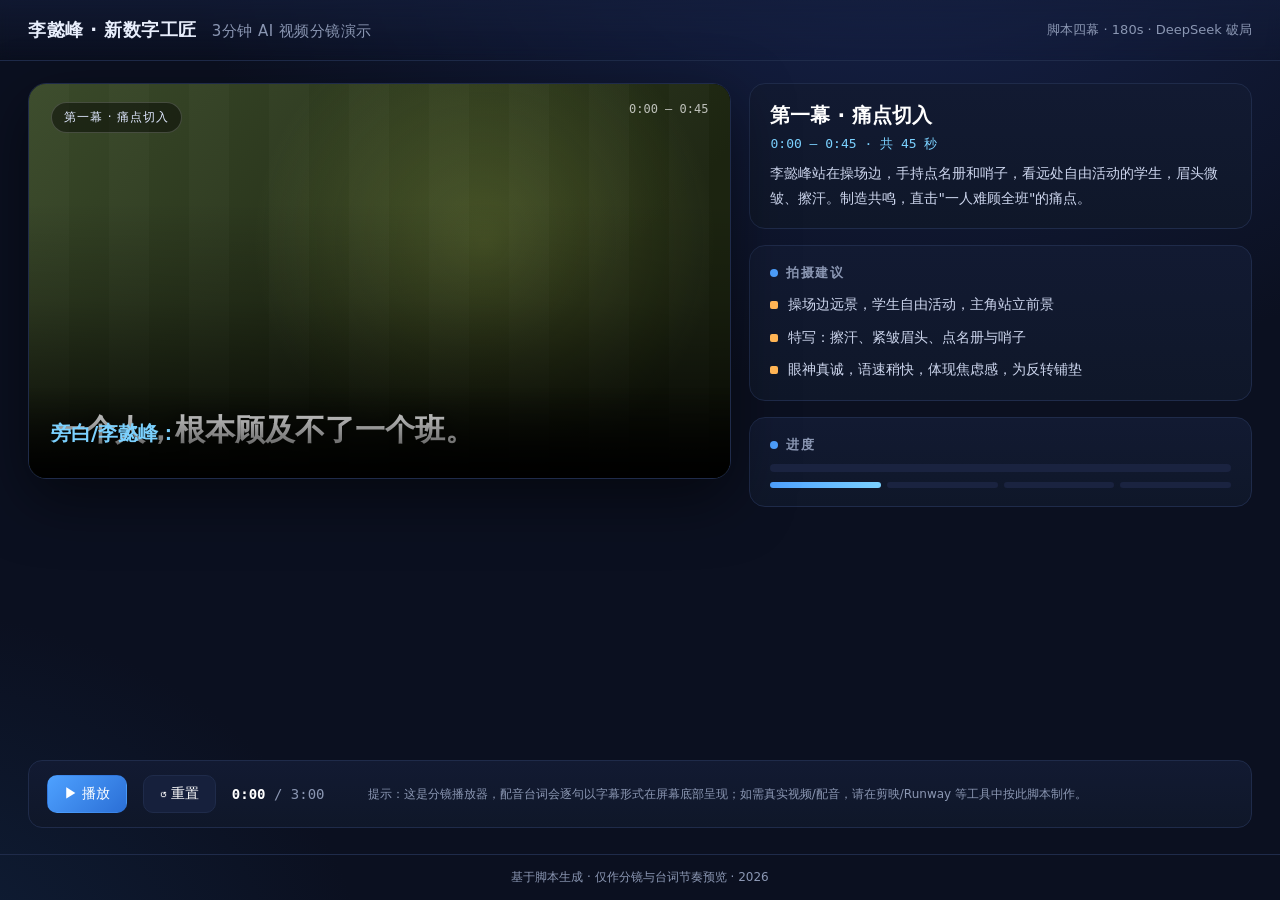
<file: AI视频演示.html>
<!DOCTYPE html>
<html lang="zh-CN">
<head>
<meta charset="UTF-8">
<meta name="viewport" content="width=device-width, initial-scale=1.0">
<title>李懿峰 · 新数字工匠 | 3分钟AI视频分镜</title>
<style>
  :root{
    --bg:#0b1020;
    --panel:#121a32;
    --panel-2:#0f1729;
    --accent:#4ea1ff;
    --accent-2:#7bd1ff;
    --warn:#ffb454;
    --gold:#ffd36e;
    --text:#e8eefc;
    --muted:#8b97b3;
    --line:#1f2b4a;
  }
  *{box-sizing:border-box;margin:0;padding:0}
  html,body{height:100%}
  body{
    font-family:"PingFang SC","Microsoft YaHei","Segoe UI",system-ui,sans-serif;
    background:radial-gradient(1200px 800px at 70% -10%, #16224a 0%, transparent 60%),
               radial-gradient(900px 700px at -10% 110%, #10203a 0%, transparent 55%),
               var(--bg);
    color:var(--text);
    min-height:100vh;
    display:flex;
    flex-direction:column;
    overflow-x:hidden;
  }
  header{
    padding:18px 28px;
    border-bottom:1px solid var(--line);
    display:flex;align-items:center;justify-content:space-between;
    background:linear-gradient(180deg, rgba(20,30,60,.6), rgba(11,16,32,0));
    backdrop-filter:blur(6px);
  }
  header .title{font-size:18px;font-weight:700;letter-spacing:.5px}
  header .title small{color:var(--muted);font-weight:400;margin-left:8px}
  header .meta{color:var(--muted);font-size:13px}
  .stage{
    flex:1;
    display:grid;
    grid-template-columns: 1.4fr 1fr;
    gap:18px;
    padding:22px 28px;
    max-width:1400px;
    width:100%;
    margin:0 auto;
  }
  @media (max-width:900px){
    .stage{grid-template-columns:1fr; padding:16px}
  }
  .screen{
    position:relative;
    aspect-ratio:16/9;
    border-radius:18px;
    overflow:hidden;
    border:1px solid var(--line);
    background:#000;
    box-shadow:0 20px 60px rgba(0,0,0,.5), inset 0 0 0 1px rgba(255,255,255,.03);
  }
  .screen .scene{
    position:absolute;inset:0;
    display:flex;flex-direction:column;justify-content:flex-end;
    padding:26px;
    opacity:0;
    transition:opacity .8s ease;
  }
  .scene.active{opacity:1}
  .scene .vis{
    position:absolute;inset:0;
    z-index:0;
  }
  .scene .vis::after{
    content:"";
    position:absolute;inset:0;
    background:linear-gradient(0deg, rgba(0,0,0,.85) 0%, rgba(0,0,0,.2) 45%, rgba(0,0,0,0) 70%);
  }
  .scene .subtitle{
    position:relative;z-index:2;
    font-size:clamp(18px,3.2vw,30px);
    font-weight:700;
    line-height:1.45;
    text-shadow:0 2px 18px rgba(0,0,0,.85);
    color:#fff;
    max-width:92%;
  }
  .scene .badge{
    position:absolute;top:18px;left:22px;z-index:3;
    background:rgba(0,0,0,.45);
    border:1px solid rgba(255,255,255,.18);
    padding:6px 12px;border-radius:999px;
    font-size:12px;color:#dfe7ff;letter-spacing:1px;
  }
  .scene .timecode{
    position:absolute;top:18px;right:22px;z-index:3;
    font-size:12px;color:rgba(255,255,255,.7);
    font-family:"SFMono-Regular",Consolas,monospace;
  }
  /* 各幕背景 */
  .bg-act1{background:linear-gradient(135deg,#3a4a2a,#1c2410 70%),radial-gradient(circle at 30% 30%, #6b7a3a 0%, transparent 50%)}
  .bg-act1 .vis{background:
    radial-gradient(circle at 65% 40%, rgba(180,200,90,.25), transparent 45%),
    repeating-linear-gradient(90deg, rgba(255,255,255,.02) 0 40px, transparent 40px 80px);}
  .bg-act2{background:linear-gradient(135deg,#0a1830,#0a2540)}
  .bg-act2 .vis{background:
    radial-gradient(circle at 70% 20%, rgba(78,161,255,.35), transparent 55%),
    linear-gradient(180deg, transparent 0%, rgba(78,161,255,.08) 100%);}
  .bg-act3{background:linear-gradient(135deg,#103018,#0a1a0d)}
  .bg-act3 .vis{background:
    radial-gradient(circle at 50% 60%, rgba(120,220,150,.25), transparent 50%),
    repeating-linear-gradient(0deg, rgba(255,255,255,.025) 0 30px, transparent 30px 60px);}
  .bg-act4{background:linear-gradient(135deg,#1a1430,#241030)}
  .bg-act4 .vis{background:
    radial-gradient(circle at 50% 30%, rgba(255,211,110,.28), transparent 55%);}

  .narration{
    position:absolute;left:0;right:0;bottom:0;z-index:4;
    padding:14px 22px;
    background:linear-gradient(0deg, rgba(0,0,0,.92), transparent);
    color:#fff;
    font-size:clamp(15px,2.2vw,20px);
    line-height:1.7;
    min-height:90px;
    display:flex;align-items:center;
  }
  .narration .speaker{color:var(--accent-2);font-weight:700;margin-right:8px}

  /* 右侧信息面板 */
  .panel{
    display:flex;flex-direction:column;gap:16px;
    min-width:0;
  }
  .card{
    background:linear-gradient(180deg,var(--panel),var(--panel-2));
    border:1px solid var(--line);
    border-radius:16px;
    padding:18px 20px;
  }
  .card h3{
    font-size:13px;color:var(--muted);
    text-transform:uppercase;letter-spacing:1.5px;
    margin-bottom:10px;display:flex;align-items:center;gap:8px;
  }
  .card h3 .dot{width:8px;height:8px;border-radius:50%;background:var(--accent)}
  .card p,.card li{font-size:14px;line-height:1.75;color:#cdd6ee}
  .act-title{font-size:20px;font-weight:700;margin-bottom:6px;color:#fff}
  .act-range{color:var(--accent-2);font-size:13px;font-family:"SFMono-Regular",Consolas,monospace}
  .shot-list{list-style:none;display:flex;flex-direction:column;gap:8px;margin-top:6px}
  .shot-list li{
    padding-left:18px;position:relative;
  }
  .shot-list li::before{
    content:"";position:absolute;left:0;top:9px;
    width:8px;height:8px;border-radius:2px;background:var(--warn);
  }
  .timeline{
    height:8px;border-radius:6px;background:#1a2340;overflow:hidden;
    position:relative;
  }
  .timeline .fill{
    height:100%;width:0%;
    background:linear-gradient(90deg,var(--accent),var(--accent-2),var(--gold));
    transition:width .25s linear;
  }
  .acts-bar{
    display:grid;grid-template-columns:repeat(4,1fr);gap:6px;
    margin-top:10px;
  }
  .acts-bar .seg{
    height:6px;border-radius:4px;background:#1a2340;overflow:hidden;
  }
  .acts-bar .seg.done{background:var(--accent)}
  .acts-bar .seg.cur{background:linear-gradient(90deg,var(--accent),var(--accent-2))}

  /* 控制条 */
  .controls{
    max-width:1400px;width:100%;margin:0 auto;padding:0 28px 26px;
  }
  .controls .bar{
    background:linear-gradient(180deg,var(--panel),var(--panel-2));
    border:1px solid var(--line);
    border-radius:14px;
    padding:14px 18px;
    display:flex;align-items:center;gap:16px;flex-wrap:wrap;
  }
  .btn{
    appearance:none;border:1px solid var(--line);
    background:#16203c;color:#fff;
    padding:9px 16px;border-radius:10px;font-size:14px;cursor:pointer;
    transition:.2s;
    display:inline-flex;align-items:center;gap:7px;
  }
  .btn:hover{border-color:var(--accent);color:var(--accent-2)}
  .btn.primary{background:linear-gradient(135deg,var(--accent),#2b6fd6);border-color:transparent}
  .btn.primary:hover{filter:brightness(1.1)}
  .clock{
    font-family:"SFMono-Regular",Consolas,monospace;
    font-size:14px;color:var(--muted);min-width:120px;
  }
  .clock b{color:#fff}
  .hint{font-size:12px;color:var(--muted)}

  /* 行动契约字幕框 */
  .contract{
    position:absolute;inset:0;z-index:3;
    display:flex;align-items:center;justify-content:center;
    background:radial-gradient(circle at 50% 40%, rgba(30,20,60,.6), rgba(0,0,0,.85));
    opacity:0;transition:opacity .6s;
  }
  .contract.show{opacity:1}
  .contract .box{
    border:2px solid var(--gold);
    border-radius:16px;
    padding:24px 30px;
    max-width:75%;
    background:rgba(10,10,20,.6);
    backdrop-filter:blur(4px);
    text-align:center;
    color:#fff;
    line-height:1.9;
    font-size:clamp(16px,2.4vw,22px);
    box-shadow:0 0 40px rgba(255,211,110,.25);
  }
  .contract .box .name{color:var(--gold);font-weight:800;font-size:1.15em}

  footer{
    text-align:center;color:var(--muted);font-size:12px;
    padding:14px;border-top:1px solid var(--line);
  }
</style>
</head>
<body>

<header>
  <div class="title">李懿峰 · 新数字工匠 <small>3分钟 AI 视频分镜演示</small></div>
  <div class="meta">脚本四幕 · 180s · DeepSeek 破局</div>
</header>

<main class="stage">
  <!-- 左：屏幕 -->
  <div class="screen" id="screen">
    <!-- 第一幕 -->
    <div class="scene bg-act1 active" data-act="1">
      <div class="vis"></div>
      <span class="badge">第一幕 · 痛点切入</span>
      <span class="timecode">0:00 – 0:45</span>
      <div class="subtitle">一个人，根本顾及不了一个班。</div>
      <div class="narration"><span class="speaker">旁白/李懿峰：</span><span class="text"></span></div>
    </div>
    <!-- 第二幕 -->
    <div class="scene bg-act2" data-act="2">
      <div class="vis"></div>
      <span class="badge">第二幕 · AI破局</span>
      <span class="timecode">0:45 – 1:45</span>
      <div class="subtitle">让AI当我的"助教"。</div>
      <div class="narration"><span class="speaker">旁白/李懿峰：</span><span class="text"></span></div>
    </div>
    <!-- 第三幕 -->
    <div class="scene bg-act3" data-act="3">
      <div class="vis"></div>
      <span class="badge">第三幕 · 价值升华</span>
      <span class="timecode">1:45 – 2:30</span>
      <div class="subtitle">从"巡逻员"到教学设计者。</div>
      <div class="narration"><span class="speaker">旁白/李懿峰：</span><span class="text"></span></div>
    </div>
    <!-- 第四幕 -->
    <div class="scene bg-act4" data-act="4">
      <div class="vis"></div>
      <span class="badge">第四幕 · 行动契约</span>
      <span class="timecode">2:30 – 3:00</span>
      <div class="subtitle">成为体育教学领域的新数字工匠。</div>
      <div class="contract" id="contract">
        <div class="box">
          我，<span class="name">李懿峰</span>，<br>
          作为一名社会体育专业的学生，<br>
          我将利用 <b>DeepSeek</b>，<br>
          结合专业中教学体育运动的实操，<br>
          解决一人无法顾及多人班级的低效痛点。<br>
          我的目标：不做被替代的旧蓝领，<br>
          成为体育教学领域的<b>新数字工匠</b>！
        </div>
      </div>
      <div class="narration"><span class="speaker">旁白/李懿峰：</span><span class="text"></span></div>
    </div>
  </div>

  <!-- 右：信息面板 -->
  <aside class="panel">
    <div class="card">
      <div class="act-title" id="actTitle">第一幕 · 痛点切入</div>
      <div class="act-range" id="actRange">0:00 – 0:45 · 共 45 秒</div>
      <p id="actDesc" style="margin-top:8px">李懿峰站在操场边，手持点名册和哨子，看远处自由活动的学生，眉头微皱、擦汗。制造共鸣，直击"一人难顾全班"的痛点。</p>
    </div>
    <div class="card">
      <h3><span class="dot"></span>拍摄建议</h3>
      <ul class="shot-list" id="shotList"></ul>
    </div>
    <div class="card">
      <h3><span class="dot"></span>进度</h3>
      <div class="timeline"><div class="fill" id="fill"></div></div>
      <div class="acts-bar" id="actsBar">
        <div class="seg cur" data-s="1"></div>
        <div class="seg" data-s="2"></div>
        <div class="seg" data-s="3"></div>
        <div class="seg" data-s="4"></div>
      </div>
    </div>
  </aside>
</main>

<div class="controls">
  <div class="bar">
    <button class="btn primary" id="playBtn">▶ 播放</button>
    <button class="btn" id="resetBtn">↺ 重置</button>
    <div class="clock"><b id="curTime">0:00</b> / 3:00</div>
    <span class="hint">提示：这是分镜播放器，配音台词会逐句以字幕形式在屏幕底部呈现；如需真实视频/配音，请在剪映/Runway 等工具中按此脚本制作。</span>
  </div>
</div>

<footer>基于脚本生成 · 仅作分镜与台词节奏预览 · 2026</footer>

<script>
const ACTS = [
  {
    id:1, title:"第一幕 · 痛点切入", range:"0:00 – 0:45", dur:45,
    desc:"李懿峰站在操场边，手持点名册和哨子，看远处自由活动的学生，眉头微皱、擦汗。制造共鸣，直击\"一人难顾全班\"的痛点。",
    shots:[
      "操场边远景，学生自由活动，主角站立前景",
      "特写：擦汗、紧皱眉头、点名册与哨子",
      "眼神真诚，语速稍快，体现焦虑感，为反转铺垫"
    ],
    lines:[
      "大家好，我是李懿峰，一名社会体育专业的学生。",
      "很多人觉得，学体育以后就是当个体育老师，带带课、吹吹哨子，是一份体力活。",
      "但只有真正下过课堂的人才知道，这个\"旧蓝领\"的标签有多沉重。",
      "我带过一个40人的初中篮球班。每次教新动作，我一个人站前面示范，后排根本看不清，动作变形了我也没长后眼。",
      "一节课45分钟，光是整队、纠正动作、维持纪律就耗掉大半精力。",
      "我最大的痛点是：一个人，根本顾及不了一个班。课后想给每个学生写个性化点评，更是心有余而力不足。"
    ]
  },
  {
    id:2, title:"第二幕 · AI破局", range:"0:45 – 1:45", dur:60,
    desc:"切换到书桌前，屏幕上是 DeepSeek 对话框。展示输入条件、生成分组分层教学方案、课堂口令话术、课后个性化反馈的实际操作。",
    shots:[
      "书桌前中景，电脑屏幕 DeepSeek 对话框",
      "录屏/对屏拍：打字输入班级人数、场地、学生基础、天气",
      "滚动展示生成的方案、口令话术、个性化反馈",
      "实际操作动作（打字、滚动），让观众看到\"真的在用\""
    ],
    lines:[
      "直到我遇到 DeepSeek，我找到了突围的方向。既然肉眼不够用，那就用AI来当我的\"助教\"。",
      "上课前，我把班级人数、场地条件、学生基础、甚至天气输入给 DeepSeek，让它帮我生成一份\"分组分层教学方案\"。",
      "针对基础弱的同学，它建议用\"游戏化练习\"；针对基础好的，它帮我设计了进阶对抗赛规则。",
      "我还让它生成了一套\"课堂口令与互动话术\"，不用扯着嗓子吼，也能快速调动全场注意力。",
      "课后，我只要记录几个关键学生的表现，输入给 DeepSeek，它一分钟就生成全班个性化反馈。",
      "哪个同学手腕发力不对、哪个跑位不积极，都有针对性建议。原本两小时的总结，现在十分钟搞定。"
    ]
  },
  {
    id:3, title:"第三幕 · 价值升华", range:"1:45 – 2:30", dur:45,
    desc:"切回操场。李懿峰手持平板站在场地中央，自信指挥；穿插学生按小组自主练习、他在旁针对性指导的画面。阐述\"新数字工匠\"。",
    shots:[
      "操场中景：手持平板，站在场地中央指挥",
      "穿插：学生分组自主练习",
      "穿插：主角在旁针对性指导个别学生",
      "语气坚定、充满力量，体现专业自信与职业认同感"
    ],
    lines:[
      "有了 DeepSeek 的辅助，我终于从繁琐的\"盯人\"中解放了出来。",
      "我不再是一个疲惫的\"巡逻员\"，而是真正变成了教学的设计者和学生的引导者。",
      "我深刻意识到，AI不会取代体育老师，但会用AI的体育老师，一定会取代不会用的。",
      "社会体育的出路，绝不是只靠体力硬扛，而是用数字化思维去重构教学场景。",
      "我们不是被时代抛弃的旧蓝领，我们要做的是懂体育、懂教育、更懂数字工具的新数字工匠。"
    ]
  },
  {
    id:4, title:"第四幕 · 行动契约", range:"2:30 – 3:00", dur:30,
    desc:"李懿峰站在镜头正中央，背景干净，直视镜头，眼神明亮。画面中央缓缓浮现字幕框。点题收尾，仪式感。",
    shots:[
      "正面近景，干净背景，直视镜头",
      "字幕框随台词同步弹出（仪式感）",
      "语速放慢、咬字清晰",
      "最后一句配合自信微笑或握拳动作"
    ],
    lines:[
      "最后，我写下我的行动契约：",
      "我，李懿峰，作为一名社会体育专业的学生，",
      "我将利用 DeepSeek，结合我专业中教学体育运动的具体实操，",
      "解决一个人无法顾及多人班级的低效痛点。",
      "我的目标是：不做被替代的旧蓝领，成为体育教学领域的新数字工匠！",
      "下周一早上，我就会带着AI生成的教案，站在操场上。我是李懿峰，我们一起突围。"
    ]
  }
];

// 每句台词在该幕内均匀分配时间
function buildSchedule(){
  let t = 0;
  const sched = [];
  ACTS.forEach(a=>{
    const per = a.dur / a.lines.length;
    a.lines.forEach((line,i)=>{
      sched.push({act:a.id, line, start:t, end:t+per, idx:i, total:a.lines.length});
      t += per;
    });
  });
  return sched;
}
const SCHEDULE = buildSchedule();
const TOTAL = 180;

const screen = document.getElementById('screen');
const scenes = [...screen.querySelectorAll('.scene')];
const fill = document.getElementById('fill');
const actsBar = document.getElementById('actsBar');
const curTime = document.getElementById('curTime');
const actTitle = document.getElementById('actTitle');
const actRange = document.getElementById('actRange');
const actDesc = document.getElementById('actDesc');
const shotList = document.getElementById('shotList');
const contract = document.getElementById('contract');
const playBtn = document.getElementById('playBtn');
const resetBtn = document.getElementById('resetBtn');

function fmt(s){ const m=Math.floor(s/60), ss=Math.floor(s%60); return m+":"+String(ss).padStart(2,'0'); }

function setAct(id){
  scenes.forEach(s=> s.classList.toggle('active', +s.dataset.act===id));
  const a = ACTS.find(x=>x.id===id);
  actTitle.textContent = a.title;
  actRange.textContent = a.range + " · 共 " + a.dur + " 秒";
  actDesc.textContent = a.desc;
  shotList.innerHTML = a.shots.map(s=>`<li>${s}</li>`).join('');
  [...actsBar.children].forEach(seg=>{
    const sid=+seg.dataset.s;
    seg.classList.toggle('done', sid<id);
    seg.classList.toggle('cur', sid===id);
  });
  contract.classList.toggle('show', id===4);
}
setAct(1);

let raf=null, startTs=null, playing=false, lastLineIdx=-1;

function render(t){
  const pct = Math.min(100, t/TOTAL*100);
  fill.style.width = pct+'%';
  curTime.textContent = fmt(Math.min(t,TOTAL));
  // 当前幕
  const act = t<45?1 : t<105?2 : t<150?3 : 4;
  if(!scenes[act-1].classList.contains('active')) setAct(act);
  // 当前台词
  const cur = SCHEDULE.find(s=> t>=s.start && t<s.end) || SCHEDULE[SCHEDULE.length-1];
  if(cur && cur.idx!==lastLineIdx){
    lastLineIdx = cur.idx;
    const scene = scenes[cur.act-1];
    const txt = scene.querySelector('.narration .text');
    if(txt){
      // 打字机效果
      const full = cur.line;
      txt.textContent='';
      let i=0;
      clearInterval(txt._typer);
      txt._typer = setInterval(()=>{
        if(i<full.length){ txt.textContent += full[i]; i++; }
        else clearInterval(txt._typer);
      }, 28);
    }
  }
  if(t>=TOTAL){ stop(); curTime.textContent='3:00'; playBtn.textContent='▶ 重播'; return; }
}

function loop(ts){
  if(!playing) return;
  if(startTs===null) startTs=ts;
  const elapsed = (Date.now()-startTs)/1000;
  render(elapsed);
  if(elapsed<TOTAL) raf=requestAnimationFrame(loop);
  else stop();
}

function play(){
  if(playing) return;
  // 从当前进度继续
  const cur = parseFloat(fill.style.width||0)/100*TOTAL;
  startTs = Date.now() - cur*1000;
  playing=true;
  playBtn.textContent='⏸ 暂停';
  raf=requestAnimationFrame(loop);
}
function pause(){
  playing=false;
  if(raf) cancelAnimationFrame(raf);
  playBtn.textContent='▶ 继续';
}
function stop(){
  playing=false;
  if(raf) cancelAnimationFrame(raf);
}
function reset(){
  stop();
  startTs=null; lastLineIdx=-1;
  fill.style.width='0%'; curTime.textContent='0:00';
  scenes.forEach(s=>{ const t=s.querySelector('.narration .text'); if(t)t.textContent=''; });
  setAct(1);
  playBtn.textContent='▶ 播放';
}

playBtn.addEventListener('click', ()=>{
  const cur = parseFloat(fill.style.width||0)/100*TOTAL;
  if(cur>=TOTAL){ reset(); setTimeout(play,50); }
  else if(playing) pause();
  else play();
});
resetBtn.addEventListener('click', reset);

// 点击时间轴跳转
fill.parentElement.addEventListener('click', e=>{
  const r = e.currentTarget.getBoundingClientRect();
  const ratio = (e.clientX-r.left)/r.width;
  const t = ratio*TOTAL;
  startTs = Date.now()-t*1000;
  lastLineIdx=-1;
  render(t);
});

// 自动开始（可选）
// play();
</script>
</body>
</html>
</file>
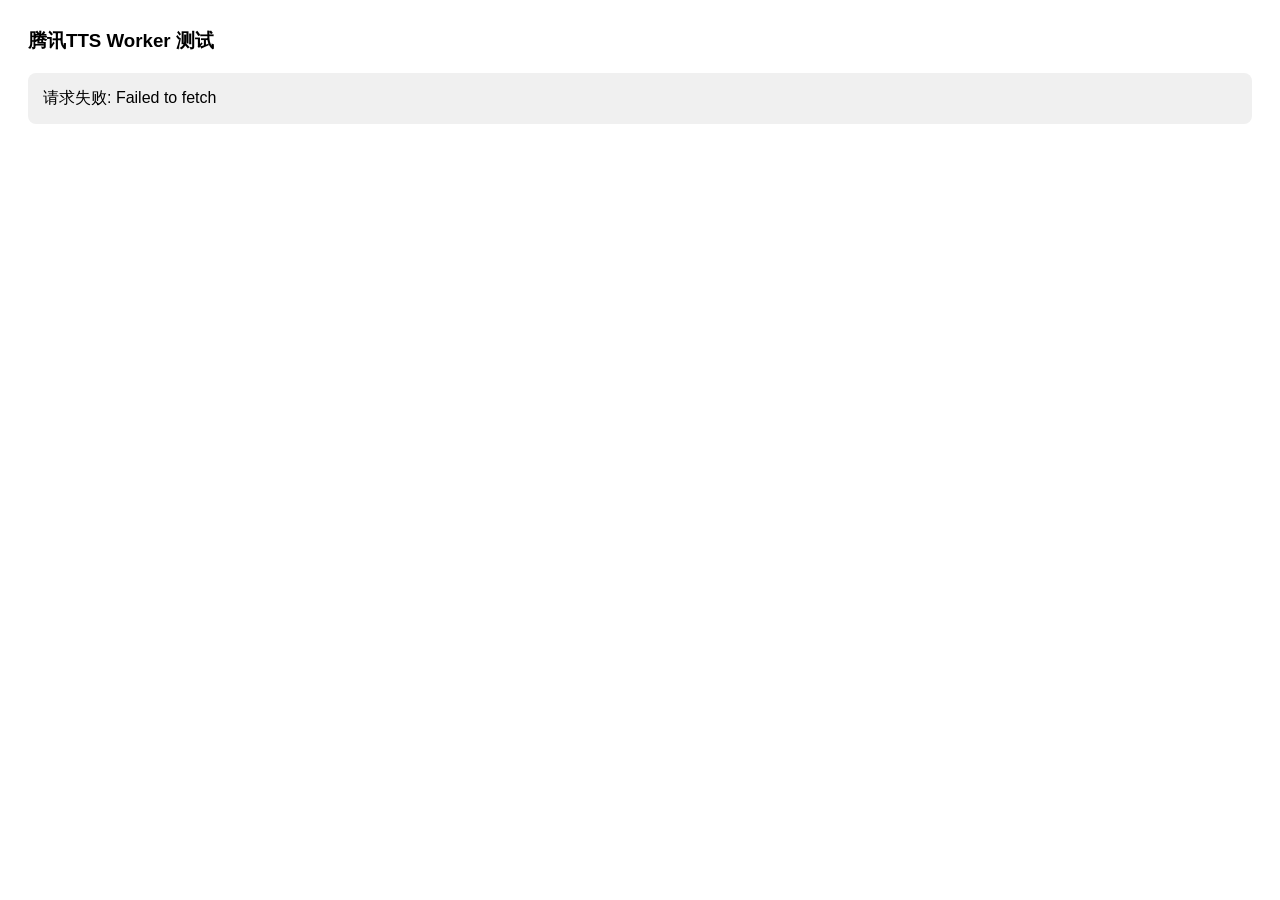
<file: test-worker.html>
<html>
<head><meta charset="UTF-8"><title>Worker TTS 测试</title></head>
<body style="font-family:sans-serif;padding:20px;font-size:16px">
<h3>腾讯TTS Worker 测试</h3>
<div id="r" style="padding:15px;background:#f0f0f0;border-radius:8px;white-space:pre-wrap">测试中，请稍等...</div>
<script>
fetch("https://village-map.yicixing91.workers.dev", {
  method: "POST",
  headers: { "Content-Type": "application/json" },
  body: JSON.stringify({ text: "你好，欢迎来到柑榄村" })
}).then(r => r.json()).then(d => {
  let msg = "audio长度: " + (d.audio ? d.audio.length : 0) + "\nerror: " + (d.error || "无");
  document.getElementById("r").innerText = msg;
  if (d.audio && d.audio.length > 0) {
    msg += "\n\n✅ 正在播放音频（如果能听到声音说明Worker成功）";
    document.getElementById("r").innerText = msg;
    const bytes = atob(d.audio);
    const arr = new Uint8Array(bytes.length);
    for (let i = 0; i < bytes.length; i++) arr[i] = bytes.charCodeAt(i);
    const blob = new Blob([arr], { type: "audio/mpeg" });
    new Audio(URL.createObjectURL(blob)).play();
  }
}).catch(e => {
  document.getElementById("r").innerText = "请求失败: " + e.message;
});
</script>
</body>
</html>
</file>
